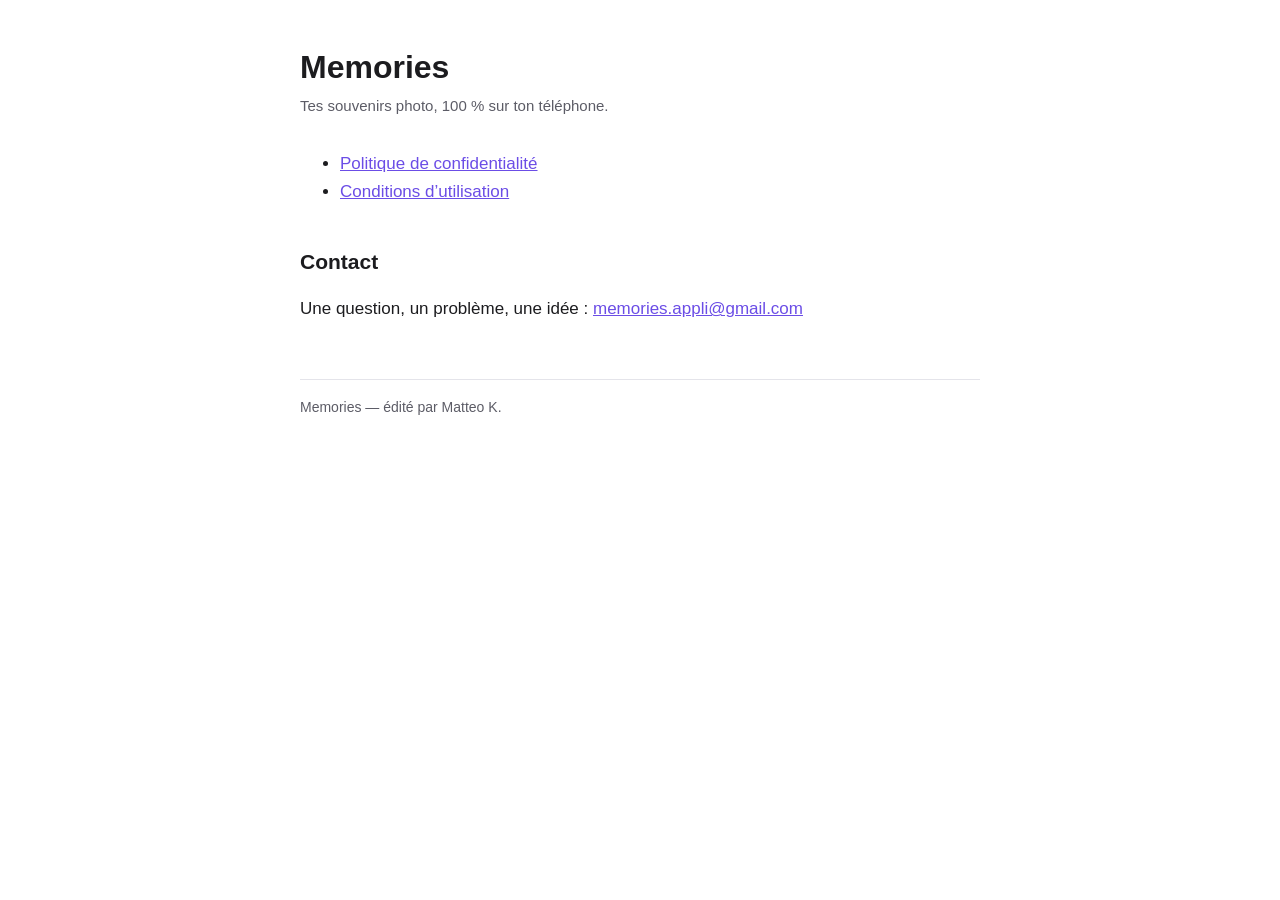
<file: index.html>
<!DOCTYPE html>
<html lang="fr">
<head>
  <meta charset="utf-8">
  <meta name="viewport" content="width=device-width, initial-scale=1">
  <title>Memories — Informations légales</title>
  <link rel="stylesheet" href="style.css">
</head>
<body>
<main>
  <h1>Memories</h1>
  <p class="meta">Tes souvenirs photo, 100 % sur ton téléphone.</p>

  <ul>
    <li><a href="confidentialite.html">Politique de confidentialité</a></li>
    <li><a href="conditions.html">Conditions d’utilisation</a></li>
  </ul>

  <h2>Contact</h2>
  <p>Une question, un problème, une idée : <a href="mailto:memories.appli@gmail.com">memories.appli@gmail.com</a></p>

  <footer>Memories — édité par Matteo K.</footer>
</main>
</body>
</html>
</file>
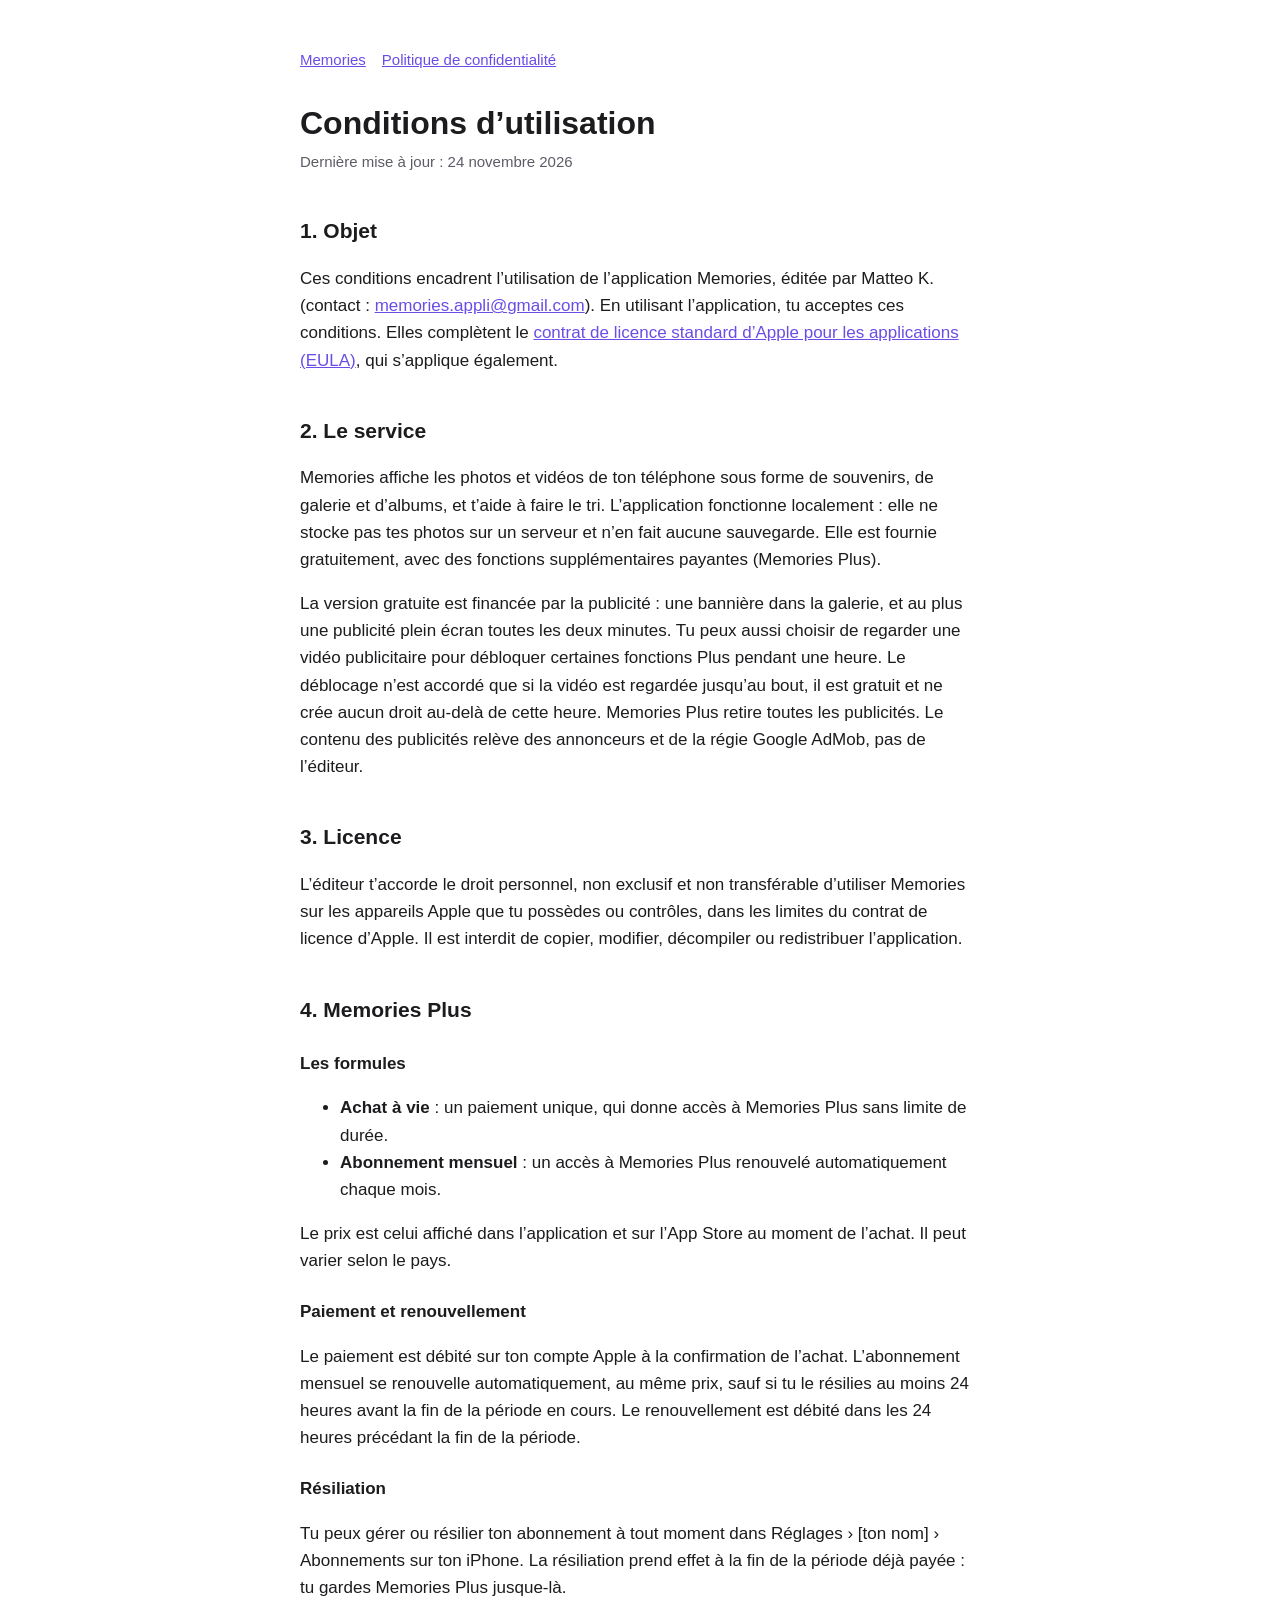
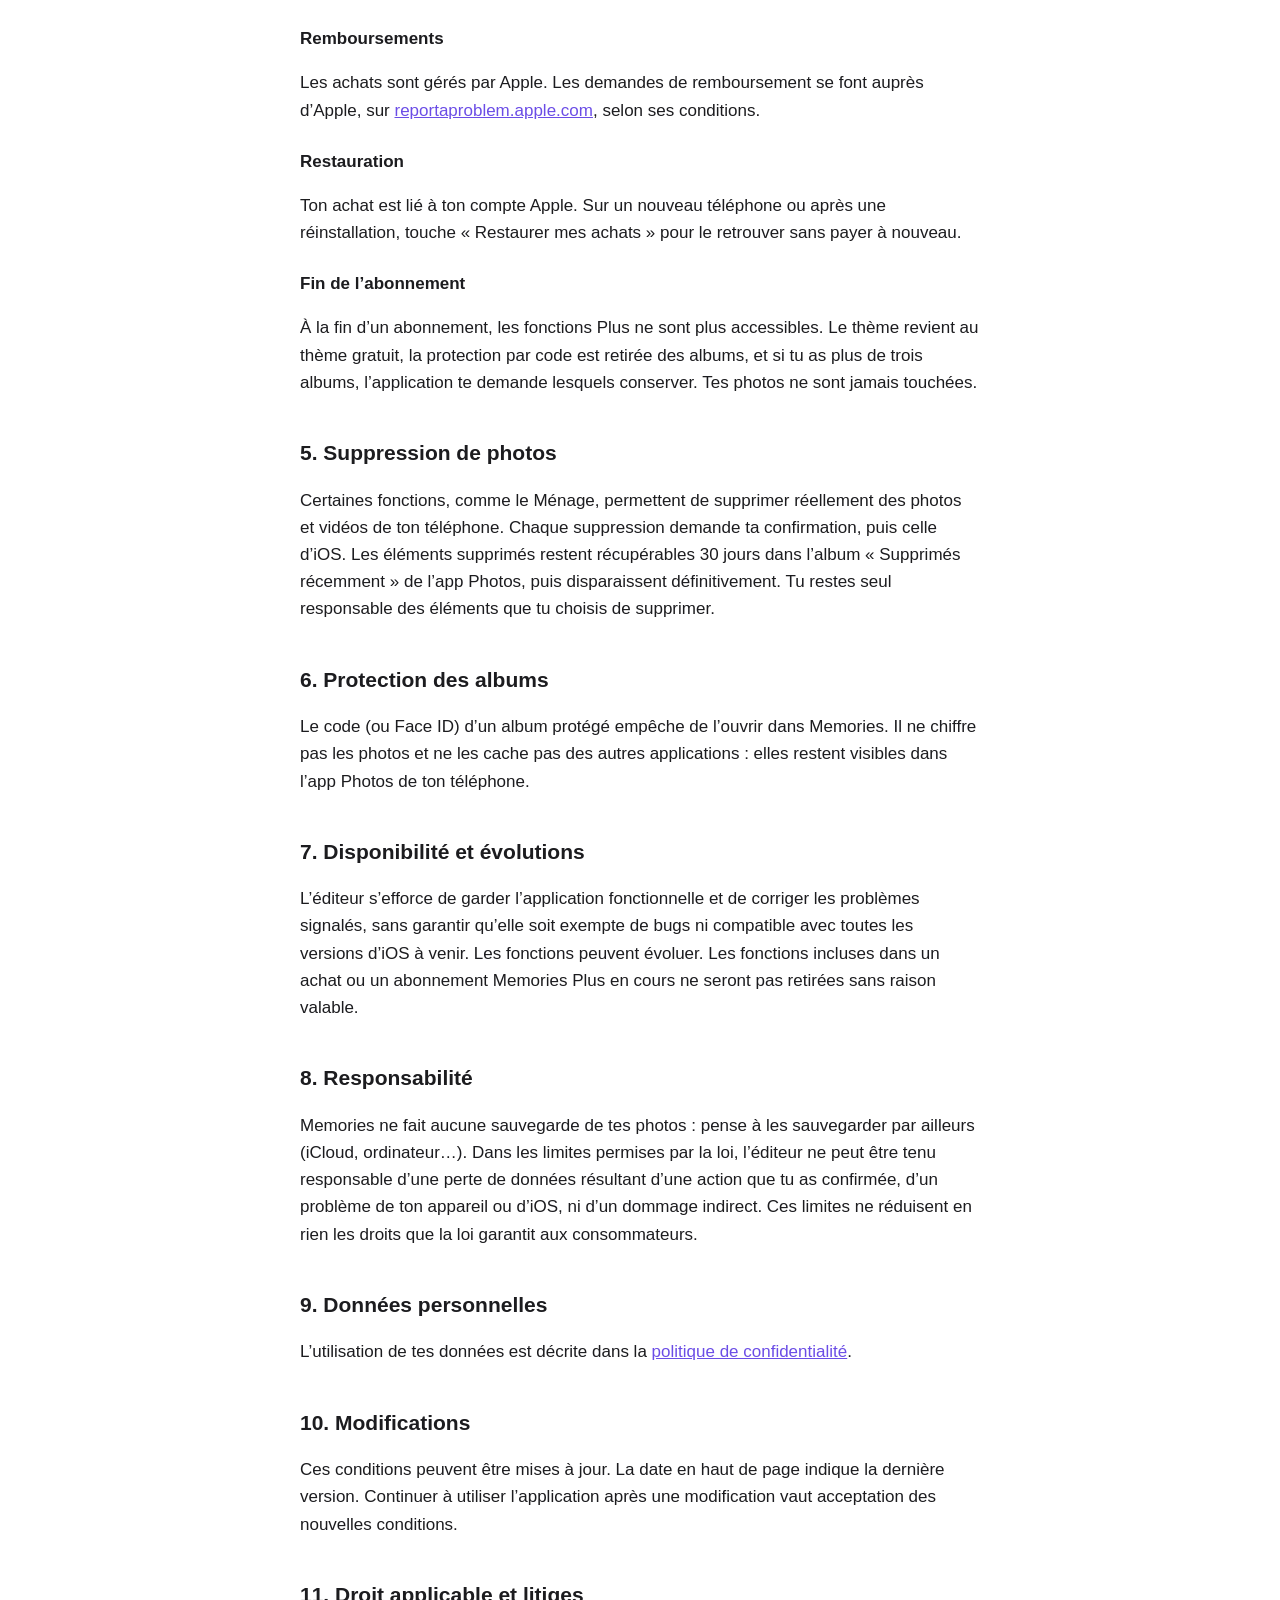
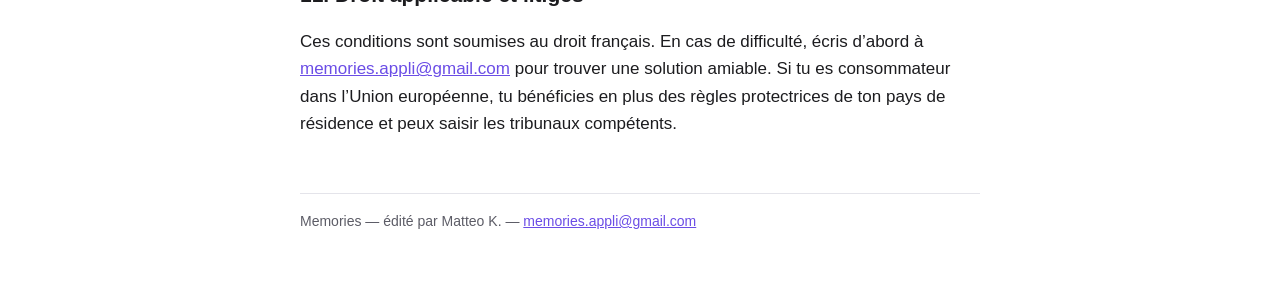
<file: conditions.html>
<!DOCTYPE html>
<html lang="fr">
<head>
  <meta charset="utf-8">
  <meta name="viewport" content="width=device-width, initial-scale=1">
  <title>Conditions d’utilisation — Memories</title>
  <link rel="stylesheet" href="style.css">
</head>
<body>
<main>
  <nav><a href="index.html">Memories</a><a href="confidentialite.html">Politique de confidentialité</a></nav>

  <h1>Conditions d’utilisation</h1>
  <p class="meta">Dernière mise à jour : 24 novembre 2026</p>

  <h2>1. Objet</h2>
  <p>Ces conditions encadrent l’utilisation de l’application Memories, éditée par Matteo K. (contact : <a href="mailto:memories.appli@gmail.com">memories.appli@gmail.com</a>). En utilisant l’application, tu acceptes ces conditions. Elles complètent le <a href="https://www.apple.com/legal/internet-services/itunes/dev/stdeula/">contrat de licence standard d’Apple pour les applications (EULA)</a>, qui s’applique également.</p>

  <h2>2. Le service</h2>
  <p>Memories affiche les photos et vidéos de ton téléphone sous forme de souvenirs, de galerie et d’albums, et t’aide à faire le tri. L’application fonctionne localement : elle ne stocke pas tes photos sur un serveur et n’en fait aucune sauvegarde. Elle est fournie gratuitement, avec des fonctions supplémentaires payantes (Memories Plus).</p>
  <p>La version gratuite est financée par la publicité : une bannière dans la galerie, et au plus une publicité plein écran toutes les deux minutes. Tu peux aussi choisir de regarder une vidéo publicitaire pour débloquer certaines fonctions Plus pendant une heure. Le déblocage n’est accordé que si la vidéo est regardée jusqu’au bout, il est gratuit et ne crée aucun droit au-delà de cette heure. Memories Plus retire toutes les publicités. Le contenu des publicités relève des annonceurs et de la régie Google AdMob, pas de l’éditeur.</p>

  <h2>3. Licence</h2>
  <p>L’éditeur t’accorde le droit personnel, non exclusif et non transférable d’utiliser Memories sur les appareils Apple que tu possèdes ou contrôles, dans les limites du contrat de licence d’Apple. Il est interdit de copier, modifier, décompiler ou redistribuer l’application.</p>

  <h2>4. Memories Plus</h2>
  <h3>Les formules</h3>
  <ul>
    <li><strong>Achat à vie</strong> : un paiement unique, qui donne accès à Memories Plus sans limite de durée.</li>
    <li><strong>Abonnement mensuel</strong> : un accès à Memories Plus renouvelé automatiquement chaque mois.</li>
  </ul>
  <p>Le prix est celui affiché dans l’application et sur l’App Store au moment de l’achat. Il peut varier selon le pays.</p>
  <h3>Paiement et renouvellement</h3>
  <p>Le paiement est débité sur ton compte Apple à la confirmation de l’achat. L’abonnement mensuel se renouvelle automatiquement, au même prix, sauf si tu le résilies au moins 24 heures avant la fin de la période en cours. Le renouvellement est débité dans les 24 heures précédant la fin de la période.</p>
  <h3>Résiliation</h3>
  <p>Tu peux gérer ou résilier ton abonnement à tout moment dans Réglages › [ton nom] › Abonnements sur ton iPhone. La résiliation prend effet à la fin de la période déjà payée : tu gardes Memories Plus jusque-là.</p>
  <h3>Remboursements</h3>
  <p>Les achats sont gérés par Apple. Les demandes de remboursement se font auprès d’Apple, sur <a href="https://reportaproblem.apple.com">reportaproblem.apple.com</a>, selon ses conditions.</p>
  <h3>Restauration</h3>
  <p>Ton achat est lié à ton compte Apple. Sur un nouveau téléphone ou après une réinstallation, touche « Restaurer mes achats » pour le retrouver sans payer à nouveau.</p>
  <h3>Fin de l’abonnement</h3>
  <p>À la fin d’un abonnement, les fonctions Plus ne sont plus accessibles. Le thème revient au thème gratuit, la protection par code est retirée des albums, et si tu as plus de trois albums, l’application te demande lesquels conserver. Tes photos ne sont jamais touchées.</p>

  <h2>5. Suppression de photos</h2>
  <p>Certaines fonctions, comme le Ménage, permettent de supprimer réellement des photos et vidéos de ton téléphone. Chaque suppression demande ta confirmation, puis celle d’iOS. Les éléments supprimés restent récupérables 30 jours dans l’album « Supprimés récemment » de l’app Photos, puis disparaissent définitivement. Tu restes seul responsable des éléments que tu choisis de supprimer.</p>

  <h2>6. Protection des albums</h2>
  <p>Le code (ou Face ID) d’un album protégé empêche de l’ouvrir dans Memories. Il ne chiffre pas les photos et ne les cache pas des autres applications : elles restent visibles dans l’app Photos de ton téléphone.</p>

  <h2>7. Disponibilité et évolutions</h2>
  <p>L’éditeur s’efforce de garder l’application fonctionnelle et de corriger les problèmes signalés, sans garantir qu’elle soit exempte de bugs ni compatible avec toutes les versions d’iOS à venir. Les fonctions peuvent évoluer. Les fonctions incluses dans un achat ou un abonnement Memories Plus en cours ne seront pas retirées sans raison valable.</p>

  <h2>8. Responsabilité</h2>
  <p>Memories ne fait aucune sauvegarde de tes photos : pense à les sauvegarder par ailleurs (iCloud, ordinateur…). Dans les limites permises par la loi, l’éditeur ne peut être tenu responsable d’une perte de données résultant d’une action que tu as confirmée, d’un problème de ton appareil ou d’iOS, ni d’un dommage indirect. Ces limites ne réduisent en rien les droits que la loi garantit aux consommateurs.</p>

  <h2>9. Données personnelles</h2>
  <p>L’utilisation de tes données est décrite dans la <a href="confidentialite.html">politique de confidentialité</a>.</p>

  <h2>10. Modifications</h2>
  <p>Ces conditions peuvent être mises à jour. La date en haut de page indique la dernière version. Continuer à utiliser l’application après une modification vaut acceptation des nouvelles conditions.</p>

  <h2>11. Droit applicable et litiges</h2>
  <p>Ces conditions sont soumises au droit français. En cas de difficulté, écris d’abord à <a href="mailto:memories.appli@gmail.com">memories.appli@gmail.com</a> pour trouver une solution amiable. Si tu es consommateur dans l’Union européenne, tu bénéficies en plus des règles protectrices de ton pays de résidence et peux saisir les tribunaux compétents.</p>

  <footer>Memories — édité par Matteo K. — <a href="mailto:memories.appli@gmail.com">memories.appli@gmail.com</a></footer>
</main>
</body>
</html>
</file>
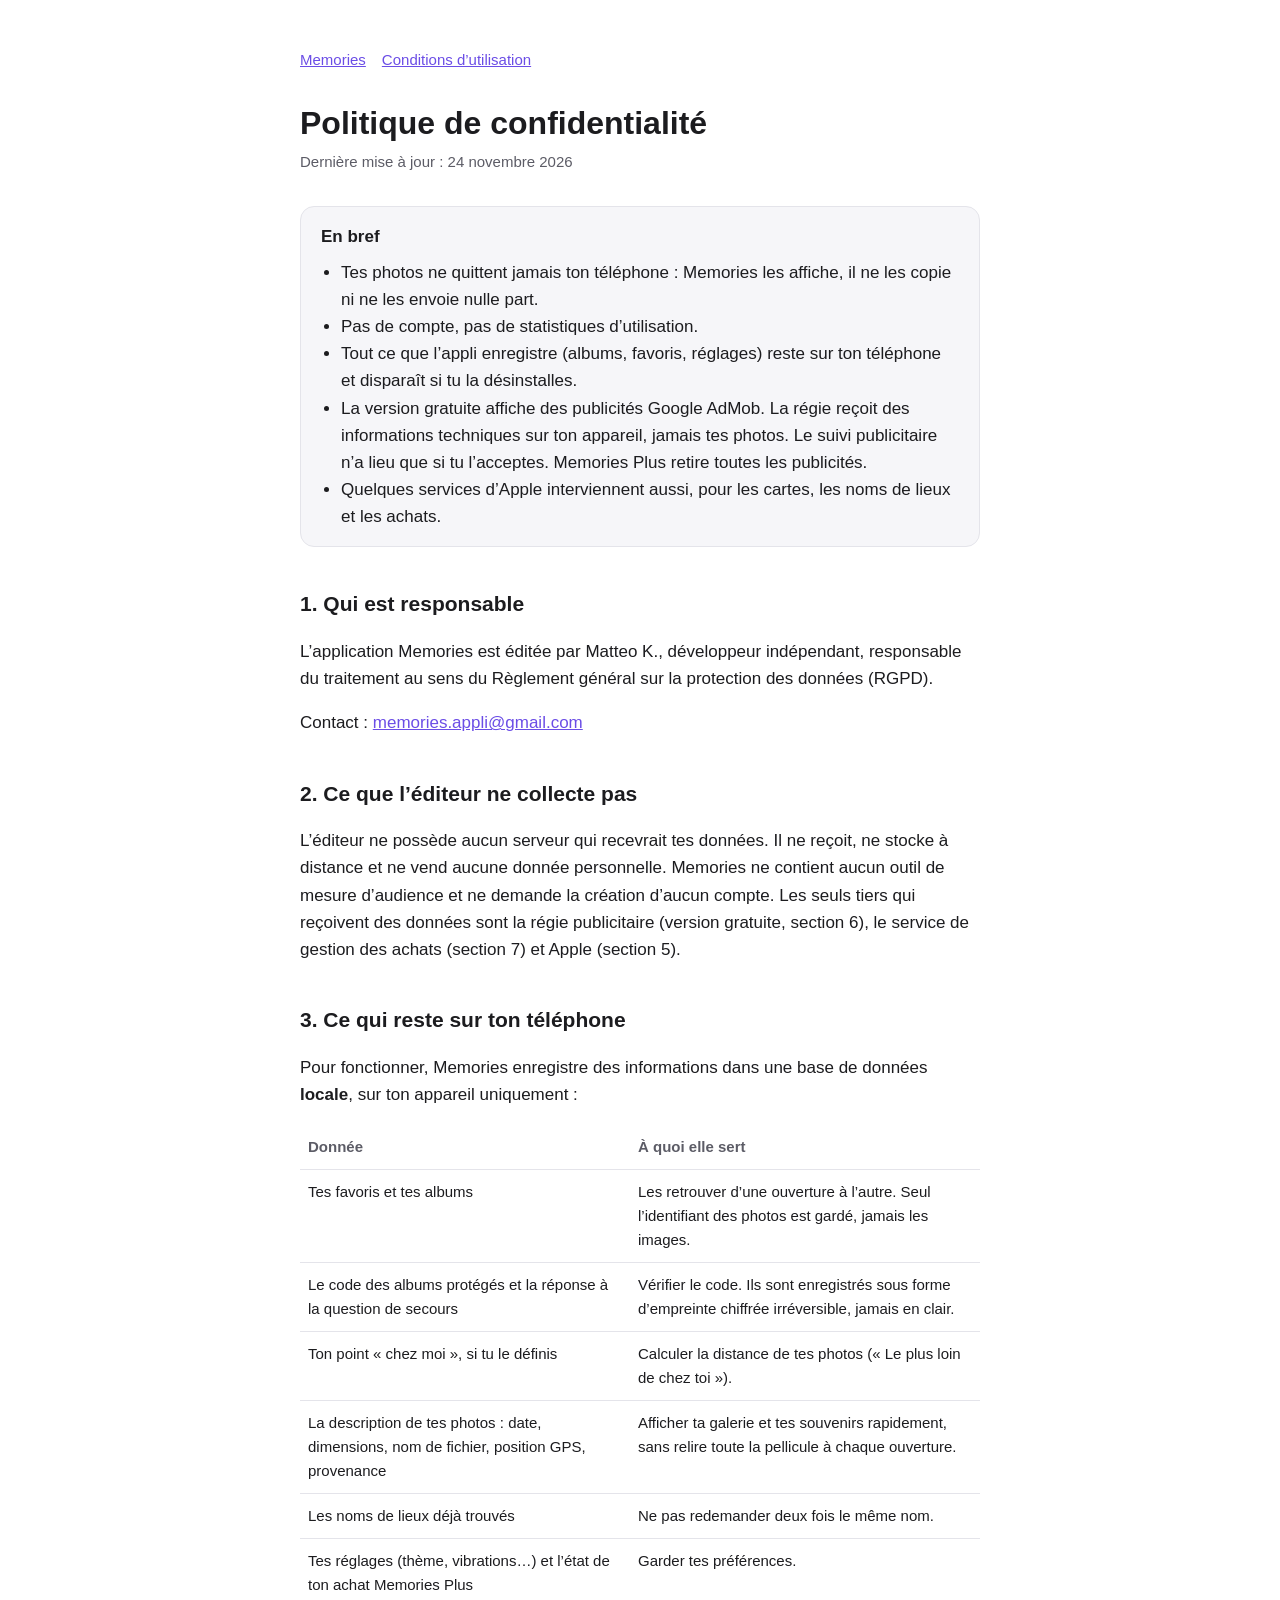
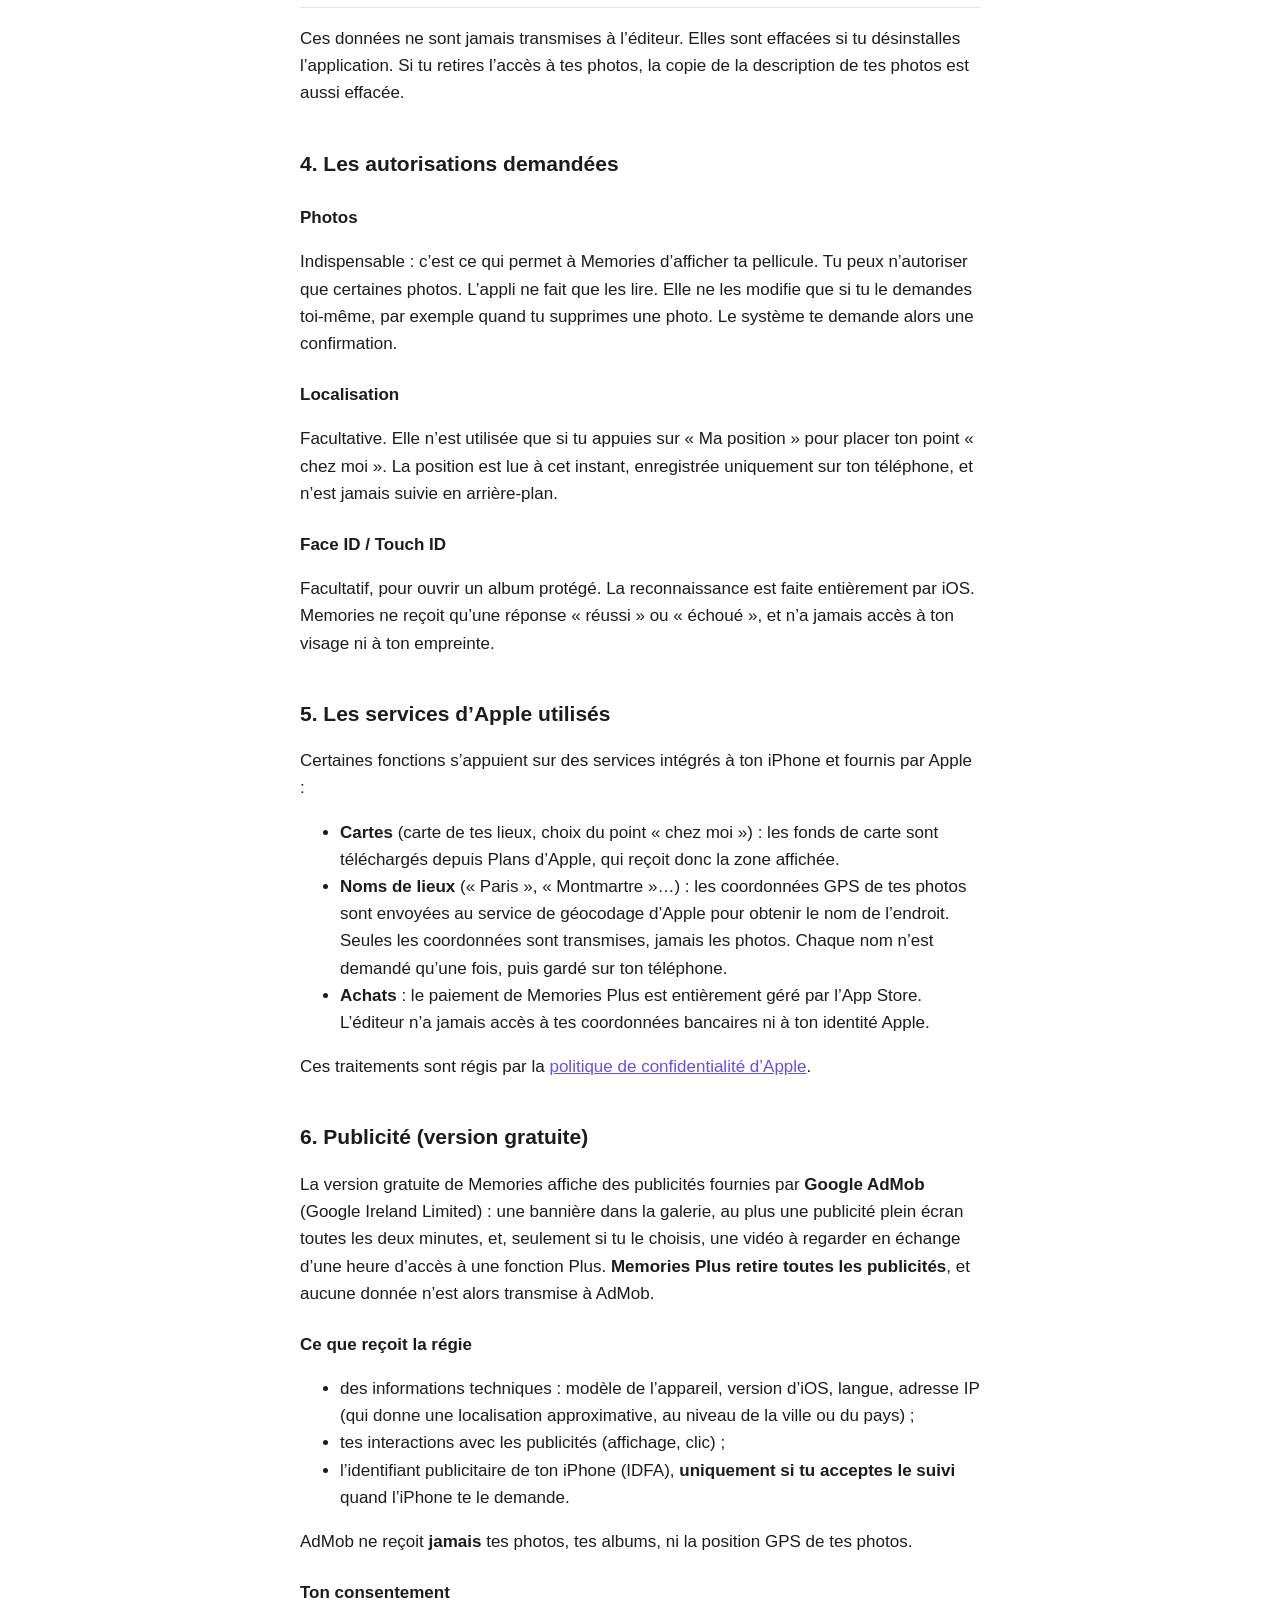
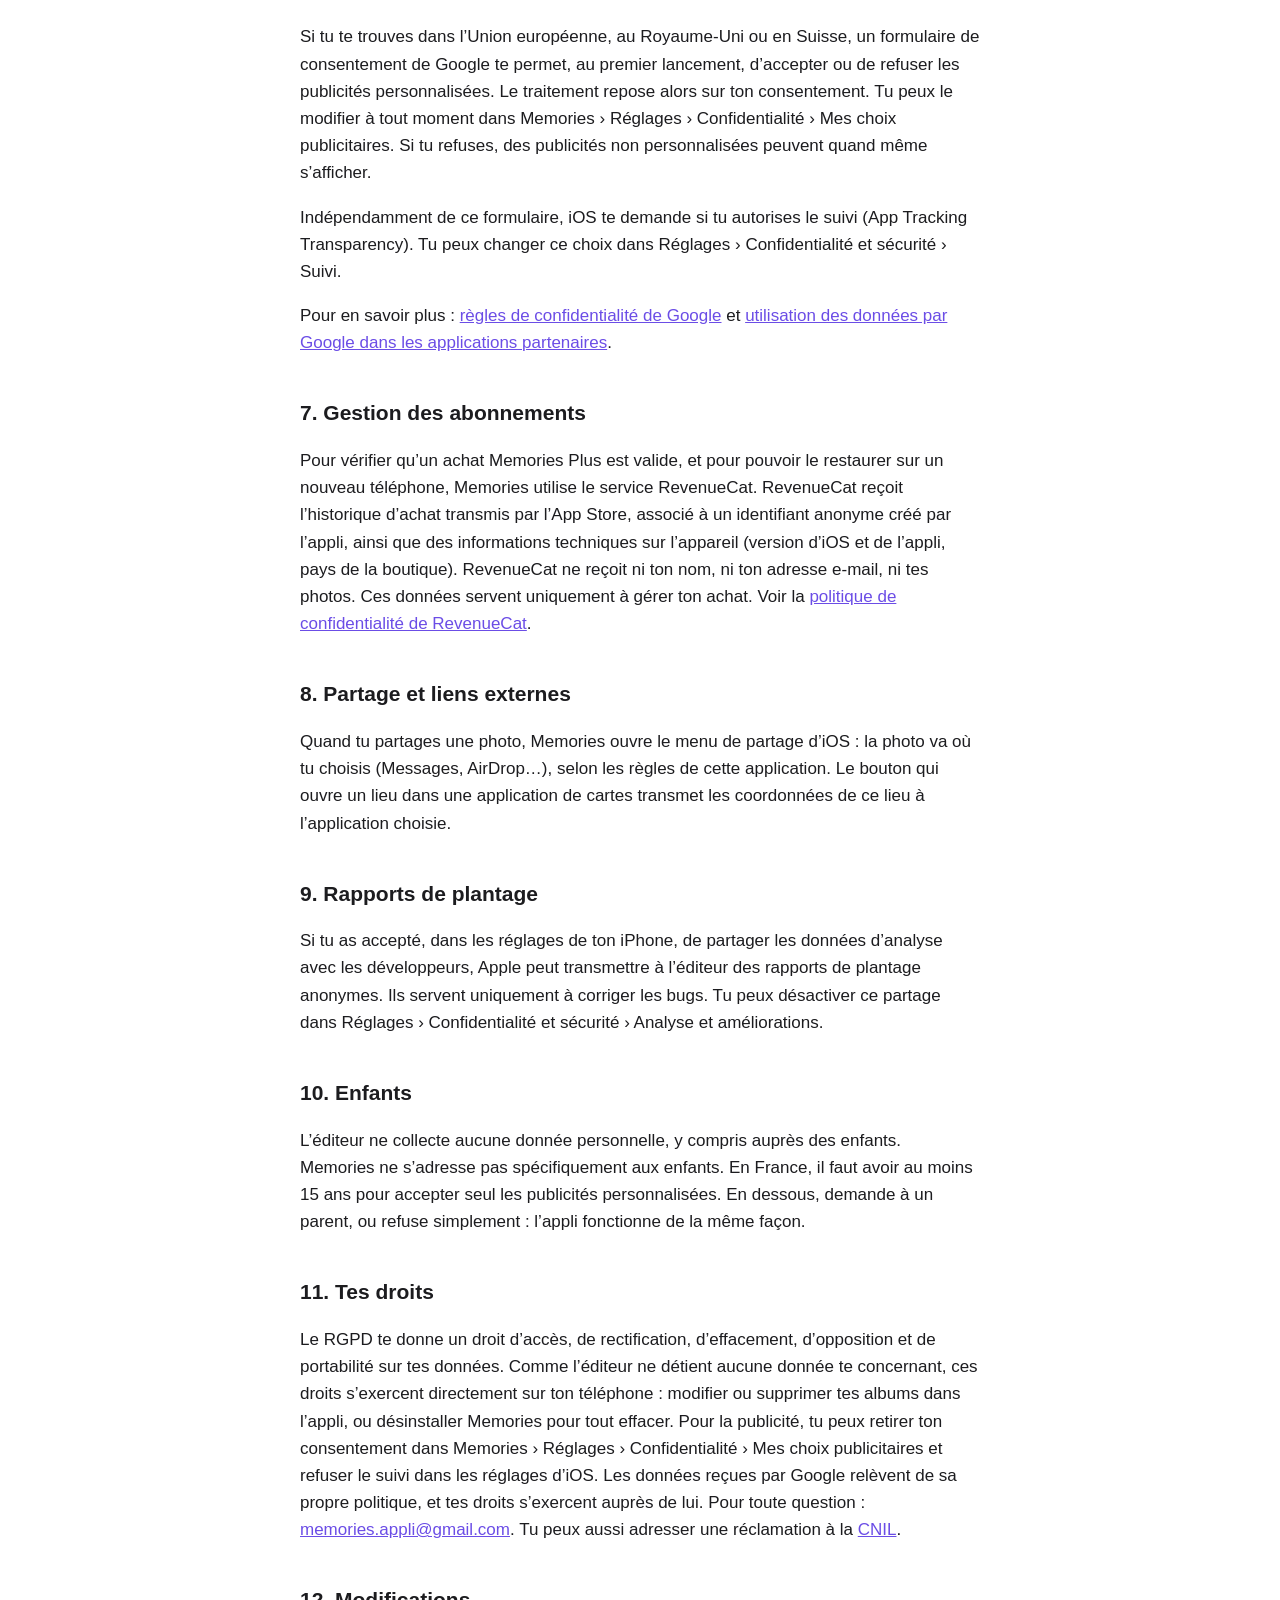
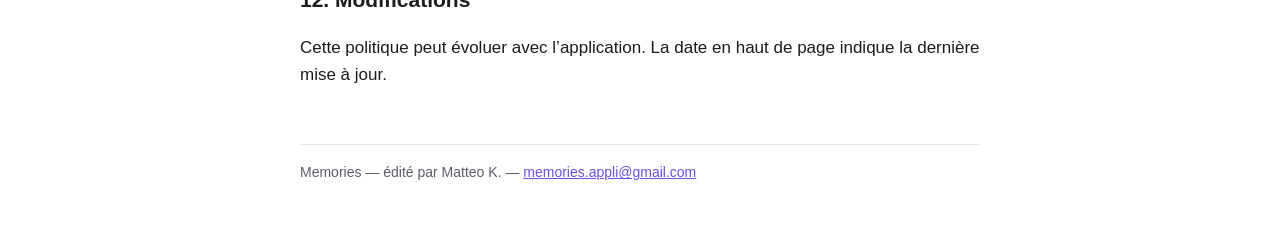
<file: confidentialite.html>
<!DOCTYPE html>
<html lang="fr">
<head>
  <meta charset="utf-8">
  <meta name="viewport" content="width=device-width, initial-scale=1">
  <title>Politique de confidentialité — Memories</title>
  <link rel="stylesheet" href="style.css">
</head>
<body>
<main>
  <nav><a href="index.html">Memories</a><a href="conditions.html">Conditions d’utilisation</a></nav>

  <h1>Politique de confidentialité</h1>
  <p class="meta">Dernière mise à jour : 24 novembre 2026</p>

  <div class="summary">
    <p><strong>En bref</strong></p>
    <ul>
      <li>Tes photos ne quittent jamais ton téléphone : Memories les affiche, il ne les copie ni ne les envoie nulle part.</li>
      <li>Pas de compte, pas de statistiques d’utilisation.</li>
      <li>Tout ce que l’appli enregistre (albums, favoris, réglages) reste sur ton téléphone et disparaît si tu la désinstalles.</li>
      <li>La version gratuite affiche des publicités Google AdMob. La régie reçoit des informations techniques sur ton appareil, jamais tes photos. Le suivi publicitaire n’a lieu que si tu l’acceptes. Memories Plus retire toutes les publicités.</li>
      <li>Quelques services d’Apple interviennent aussi, pour les cartes, les noms de lieux et les achats.</li>
    </ul>
  </div>

  <h2>1. Qui est responsable</h2>
  <p>L’application Memories est éditée par Matteo K., développeur indépendant, responsable du traitement au sens du Règlement général sur la protection des données (RGPD).</p>
  <p>Contact : <a href="mailto:memories.appli@gmail.com">memories.appli@gmail.com</a></p>

  <h2>2. Ce que l’éditeur ne collecte pas</h2>
  <p>L’éditeur ne possède aucun serveur qui recevrait tes données. Il ne reçoit, ne stocke à distance et ne vend aucune donnée personnelle. Memories ne contient aucun outil de mesure d’audience et ne demande la création d’aucun compte. Les seuls tiers qui reçoivent des données sont la régie publicitaire (version gratuite, section 6), le service de gestion des achats (section 7) et Apple (section 5).</p>

  <h2>3. Ce qui reste sur ton téléphone</h2>
  <p>Pour fonctionner, Memories enregistre des informations dans une base de données <strong>locale</strong>, sur ton appareil uniquement :</p>
  <table>
    <tr><th>Donnée</th><th>À quoi elle sert</th></tr>
    <tr><td>Tes favoris et tes albums</td><td>Les retrouver d’une ouverture à l’autre. Seul l’identifiant des photos est gardé, jamais les images.</td></tr>
    <tr><td>Le code des albums protégés et la réponse à la question de secours</td><td>Vérifier le code. Ils sont enregistrés sous forme d’empreinte chiffrée irréversible, jamais en clair.</td></tr>
    <tr><td>Ton point « chez moi », si tu le définis</td><td>Calculer la distance de tes photos (« Le plus loin de chez toi »).</td></tr>
    <tr><td>La description de tes photos : date, dimensions, nom de fichier, position GPS, provenance</td><td>Afficher ta galerie et tes souvenirs rapidement, sans relire toute la pellicule à chaque ouverture.</td></tr>
    <tr><td>Les noms de lieux déjà trouvés</td><td>Ne pas redemander deux fois le même nom.</td></tr>
    <tr><td>Tes réglages (thème, vibrations…) et l’état de ton achat Memories Plus</td><td>Garder tes préférences.</td></tr>
  </table>
  <p>Ces données ne sont jamais transmises à l’éditeur. Elles sont effacées si tu désinstalles l’application. Si tu retires l’accès à tes photos, la copie de la description de tes photos est aussi effacée.</p>

  <h2>4. Les autorisations demandées</h2>
  <h3>Photos</h3>
  <p>Indispensable : c’est ce qui permet à Memories d’afficher ta pellicule. Tu peux n’autoriser que certaines photos. L’appli ne fait que les lire. Elle ne les modifie que si tu le demandes toi-même, par exemple quand tu supprimes une photo. Le système te demande alors une confirmation.</p>
  <h3>Localisation</h3>
  <p>Facultative. Elle n’est utilisée que si tu appuies sur « Ma position » pour placer ton point « chez moi ». La position est lue à cet instant, enregistrée uniquement sur ton téléphone, et n’est jamais suivie en arrière-plan.</p>
  <h3>Face ID / Touch ID</h3>
  <p>Facultatif, pour ouvrir un album protégé. La reconnaissance est faite entièrement par iOS. Memories ne reçoit qu’une réponse « réussi » ou « échoué », et n’a jamais accès à ton visage ni à ton empreinte.</p>

  <h2>5. Les services d’Apple utilisés</h2>
  <p>Certaines fonctions s’appuient sur des services intégrés à ton iPhone et fournis par Apple :</p>
  <ul>
    <li><strong>Cartes</strong> (carte de tes lieux, choix du point « chez moi ») : les fonds de carte sont téléchargés depuis Plans d’Apple, qui reçoit donc la zone affichée.</li>
    <li><strong>Noms de lieux</strong> (« Paris », « Montmartre »…) : les coordonnées GPS de tes photos sont envoyées au service de géocodage d’Apple pour obtenir le nom de l’endroit. Seules les coordonnées sont transmises, jamais les photos. Chaque nom n’est demandé qu’une fois, puis gardé sur ton téléphone.</li>
    <li><strong>Achats</strong> : le paiement de Memories Plus est entièrement géré par l’App Store. L’éditeur n’a jamais accès à tes coordonnées bancaires ni à ton identité Apple.</li>
  </ul>
  <p>Ces traitements sont régis par la <a href="https://www.apple.com/fr/legal/privacy/">politique de confidentialité d’Apple</a>.</p>

  <h2>6. Publicité (version gratuite)</h2>
  <p>La version gratuite de Memories affiche des publicités fournies par <strong>Google AdMob</strong> (Google Ireland Limited) : une bannière dans la galerie, au plus une publicité plein écran toutes les deux minutes, et, seulement si tu le choisis, une vidéo à regarder en échange d’une heure d’accès à une fonction Plus. <strong>Memories Plus retire toutes les publicités</strong>, et aucune donnée n’est alors transmise à AdMob.</p>
  <h3>Ce que reçoit la régie</h3>
  <ul>
    <li>des informations techniques : modèle de l’appareil, version d’iOS, langue, adresse IP (qui donne une localisation approximative, au niveau de la ville ou du pays) ;</li>
    <li>tes interactions avec les publicités (affichage, clic) ;</li>
    <li>l’identifiant publicitaire de ton iPhone (IDFA), <strong>uniquement si tu acceptes le suivi</strong> quand l’iPhone te le demande.</li>
  </ul>
  <p>AdMob ne reçoit <strong>jamais</strong> tes photos, tes albums, ni la position GPS de tes photos.</p>
  <h3>Ton consentement</h3>
  <p>Si tu te trouves dans l’Union européenne, au Royaume-Uni ou en Suisse, un formulaire de consentement de Google te permet, au premier lancement, d’accepter ou de refuser les publicités personnalisées. Le traitement repose alors sur ton consentement. Tu peux le modifier à tout moment dans Memories › Réglages › Confidentialité › Mes choix publicitaires. Si tu refuses, des publicités non personnalisées peuvent quand même s’afficher.</p>
  <p>Indépendamment de ce formulaire, iOS te demande si tu autorises le suivi (App Tracking Transparency). Tu peux changer ce choix dans Réglages › Confidentialité et sécurité › Suivi.</p>
  <p>Pour en savoir plus : <a href="https://policies.google.com/privacy">règles de confidentialité de Google</a> et <a href="https://policies.google.com/technologies/partner-sites">utilisation des données par Google dans les applications partenaires</a>.</p>

  <h2>7. Gestion des abonnements</h2>
  <p>Pour vérifier qu’un achat Memories Plus est valide, et pour pouvoir le restaurer sur un nouveau téléphone, Memories utilise le service RevenueCat. RevenueCat reçoit l’historique d’achat transmis par l’App Store, associé à un identifiant anonyme créé par l’appli, ainsi que des informations techniques sur l’appareil (version d’iOS et de l’appli, pays de la boutique). RevenueCat ne reçoit ni ton nom, ni ton adresse e-mail, ni tes photos. Ces données servent uniquement à gérer ton achat. Voir la <a href="https://www.revenuecat.com/privacy">politique de confidentialité de RevenueCat</a>.</p>

  <h2>8. Partage et liens externes</h2>
  <p>Quand tu partages une photo, Memories ouvre le menu de partage d’iOS : la photo va où tu choisis (Messages, AirDrop…), selon les règles de cette application. Le bouton qui ouvre un lieu dans une application de cartes transmet les coordonnées de ce lieu à l’application choisie.</p>

  <h2>9. Rapports de plantage</h2>
  <p>Si tu as accepté, dans les réglages de ton iPhone, de partager les données d’analyse avec les développeurs, Apple peut transmettre à l’éditeur des rapports de plantage anonymes. Ils servent uniquement à corriger les bugs. Tu peux désactiver ce partage dans Réglages › Confidentialité et sécurité › Analyse et améliorations.</p>

  <h2>10. Enfants</h2>
  <p>L’éditeur ne collecte aucune donnée personnelle, y compris auprès des enfants. Memories ne s’adresse pas spécifiquement aux enfants. En France, il faut avoir au moins 15 ans pour accepter seul les publicités personnalisées. En dessous, demande à un parent, ou refuse simplement : l’appli fonctionne de la même façon.</p>

  <h2>11. Tes droits</h2>
  <p>Le RGPD te donne un droit d’accès, de rectification, d’effacement, d’opposition et de portabilité sur tes données. Comme l’éditeur ne détient aucune donnée te concernant, ces droits s’exercent directement sur ton téléphone : modifier ou supprimer tes albums dans l’appli, ou désinstaller Memories pour tout effacer. Pour la publicité, tu peux retirer ton consentement dans Memories › Réglages › Confidentialité › Mes choix publicitaires et refuser le suivi dans les réglages d’iOS. Les données reçues par Google relèvent de sa propre politique, et tes droits s’exercent auprès de lui. Pour toute question : <a href="mailto:memories.appli@gmail.com">memories.appli@gmail.com</a>. Tu peux aussi adresser une réclamation à la <a href="https://www.cnil.fr/fr/plaintes">CNIL</a>.</p>

  <h2>12. Modifications</h2>
  <p>Cette politique peut évoluer avec l’application. La date en haut de page indique la dernière mise à jour.</p>

  <footer>Memories — édité par Matteo K. — <a href="mailto:memories.appli@gmail.com">memories.appli@gmail.com</a></footer>
</main>
</body>
</html>
</file>
<file: style.css>
:root {
  --bg: #ffffff;
  --text: #1c1c1f;
  --muted: #5c5c66;
  --accent: #6b4de6;
  --border: #e4e4ea;
  --card: #f6f6f9;
}
@media (prefers-color-scheme: dark) {
  :root {
    --bg: #0b0b0f;
    --text: #ececf1;
    --muted: #a3a3ad;
    --accent: #a995ff;
    --border: #26262e;
    --card: #15151b;
  }
}
* { box-sizing: border-box; }
body {
  margin: 0;
  background: var(--bg);
  color: var(--text);
  font: 17px/1.6 -apple-system, BlinkMacSystemFont, "Segoe UI", Roboto, sans-serif;
  -webkit-text-size-adjust: 100%;
}
main { max-width: 720px; margin: 0 auto; padding: 48px 20px 64px; }
nav { font-size: 15px; margin-bottom: 32px; }
nav a { margin-right: 16px; }
a { color: var(--accent); }
h1 { font-size: 32px; line-height: 1.2; margin: 0 0 8px; }
h2 { font-size: 21px; margin: 40px 0 8px; }
h3 { font-size: 17px; margin: 24px 0 4px; }
.meta { color: var(--muted); font-size: 15px; margin: 0 0 32px; }
.summary {
  background: var(--card);
  border: 1px solid var(--border);
  border-radius: 14px;
  padding: 16px 20px;
}
.summary p { margin: 0 0 8px; }
.summary ul { margin: 0; padding-left: 20px; }
table { width: 100%; border-collapse: collapse; font-size: 15px; margin: 12px 0; }
th, td { text-align: left; vertical-align: top; padding: 10px 8px; border-bottom: 1px solid var(--border); }
th { color: var(--muted); font-weight: 600; }
footer { margin-top: 56px; padding-top: 16px; border-top: 1px solid var(--border); color: var(--muted); font-size: 14px; }
</file>
